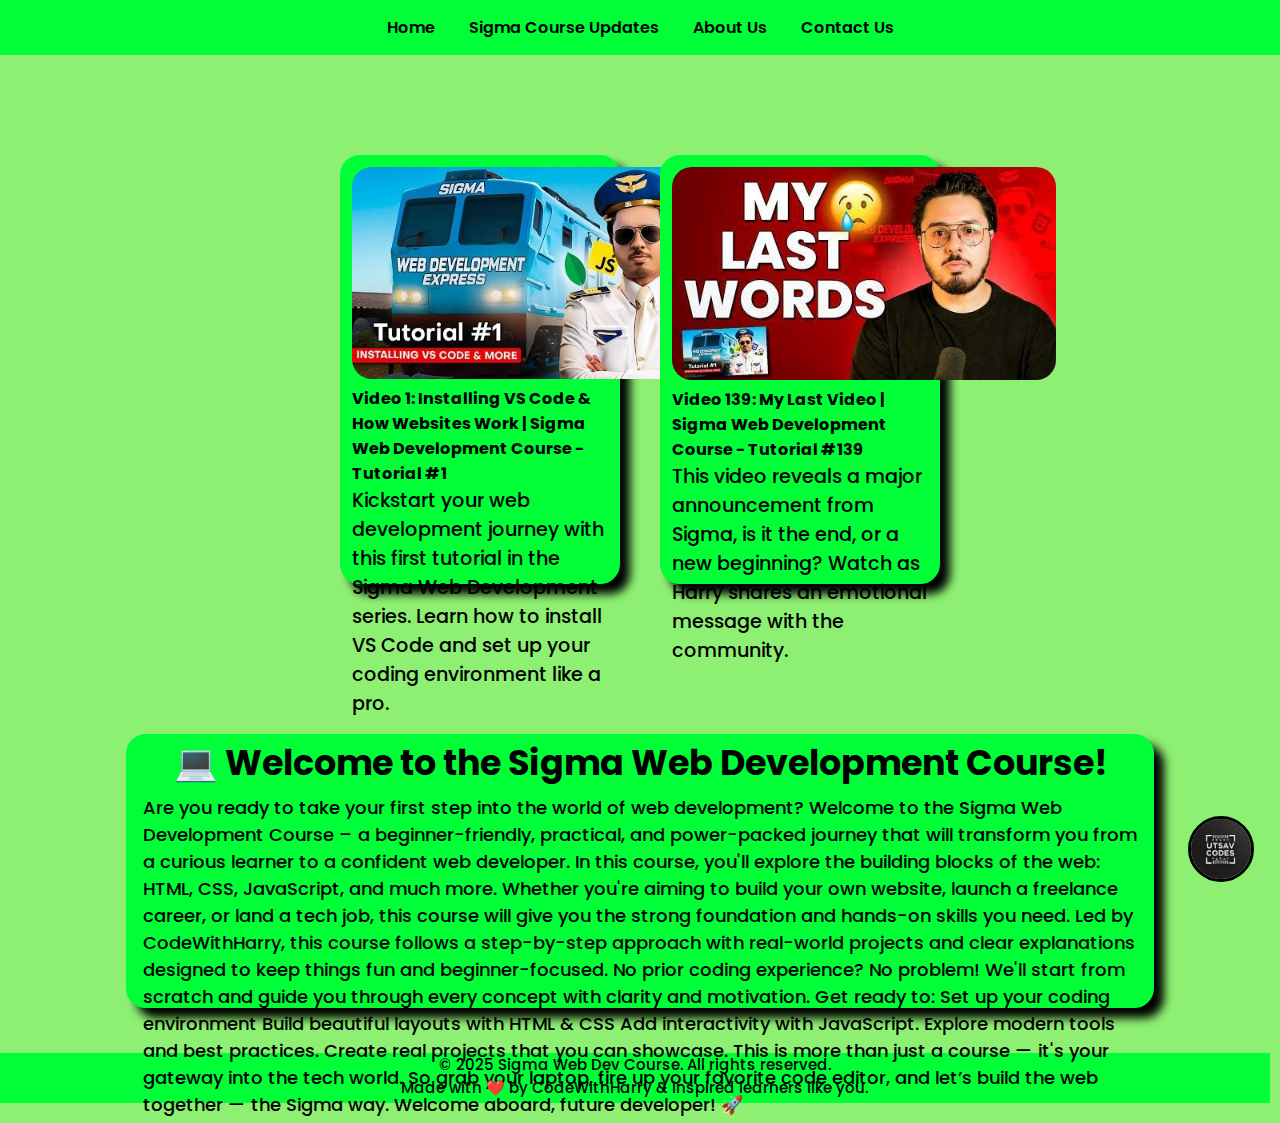
<file: Projects/Ex 5 - Layout Design/index.html>
<!DOCTYPE html>
<html lang="en">

<head>
    <meta charset="UTF-8">
    <meta name="viewport" content="width=device-width, initial-scale=1.0">
    <title>Layout Design - Sigma Web Development Course</title>
    <link rel="stylesheet" href="style.css">
    <link rel="preconnect" href="https://fonts.googleapis.com">
    <link rel="preconnect" href="https://fonts.gstatic.com" crossorigin>
    <link
        href="https://fonts.googleapis.com/css2?family=Poppins:ital,wght@0,400;0,500;0,600;1,400;1,500;1,600&display=swap"
        rel="stylesheet">
    <link rel="icon" href="sigma.png" type="image/png">

</head>

<body>
    <img class="logo" src="logo-uc.png" alt="Utsav Codes Logo" width="60vw">

</body>
    <header>
        <nav>
            <ul>
                <li><a href="/">Home</a></li>
                <li><a href="/">Sigma Course Updates</a></li>
                <li><a href="/">About Us</a></li>
                <li><a href="/">Contact Us</a></li>
            </ul>
        </nav>
    </header>

    <main>
        <div class="box-container">
            <div class="box box1">
                <img class="img1" src="thumbnailfirst.jpeg" alt="First Video Thumbnail" width="384px">
                <h1>Video 1: Installing VS Code & How Websites Work | Sigma Web Development Course - Tutorial #1</h1>
                <p>Kickstart your web development journey with this first tutorial in the Sigma Web Development series.
                    Learn how to install VS Code and set up your coding environment like a pro.</p>
            </div>

            <div class="box box2">
                <img class="img2" src="thumbnailsecond.jpeg" alt="Second Video Thumbnail" width="384px">
                <h1>Video 139: My Last Video | Sigma Web Development Course - Tutorial #139</h1>
                <p>This video reveals a major announcement from Sigma, is it the end, or a new beginning? Watch as Harry
                    shares an emotional message with the community.</p>
            </div>
        </div>

        <div class="desc-container">
            <div class="desc">
                <h1>💻 Welcome to the Sigma Web Development Course!</h1>
                <h2>Are you ready to take your first step into the world of web development? Welcome to the Sigma Web
                    Development Course – a beginner-friendly, practical, and power-packed journey that will transform
                    you from a curious learner to a confident web developer.

                    In this course, you'll explore the building blocks of the web: HTML, CSS, JavaScript, and much more.
                    Whether you're aiming to build your own website, launch a freelance career, or land a tech job, this
                    course will give you the strong foundation and hands-on skills you need.

                    Led by CodeWithHarry, this course follows a step-by-step approach with real-world projects and clear
                    explanations designed to keep things fun and beginner-focused. No prior coding experience? No
                    problem! We'll start from scratch and guide you through every concept with clarity and motivation.

                    Get ready to:

                    Set up your coding environment

                    Build beautiful layouts with HTML & CSS

                    Add interactivity with JavaScript.

                    Explore modern tools and best practices.

                    Create real projects that you can showcase.

                    This is more than just a course — it's your gateway into the tech world. So grab your laptop, fire
                    up your favorite code editor, and let’s build the web together — the Sigma way.

                    Welcome aboard, future developer! 🚀</h2>
            </div>
        </div>
    </main>

    <footer>
        <div class="foot">
            <p>© 2025 Sigma Web Dev Course. All rights reserved.</p>
            <p>Made with ❤️ by CodeWithHarry & inspired learners like you.</p>

        </div>
    </footer>

</body>

</html>
</file>
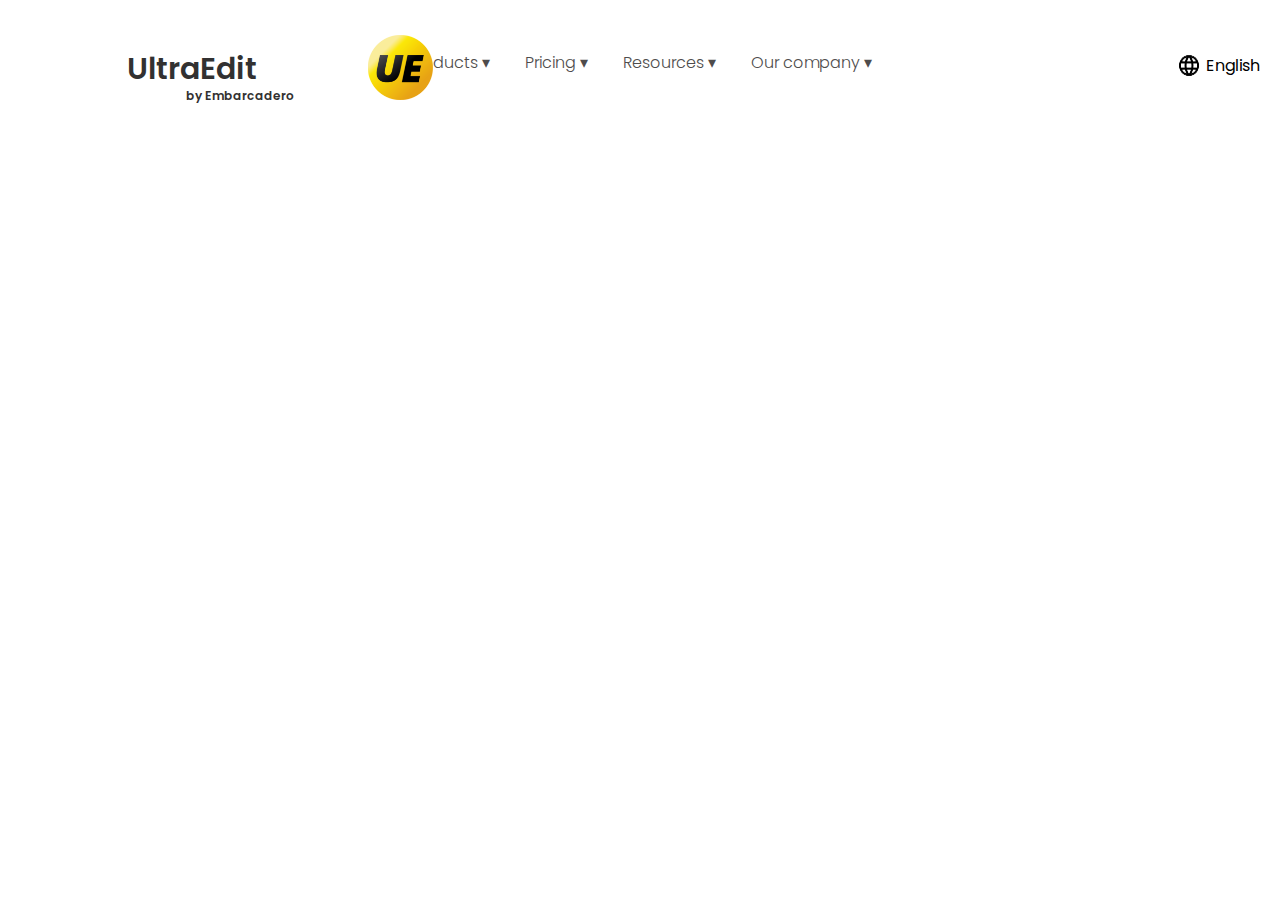
<file: Projects/Ex 6 - UltraEdit Clone/index.html>
<!DOCTYPE html>
<html lang="en">

<head>
    <meta charset="UTF-8">
    <meta name="viewport" content="width=device-width, initial-scale=1.0">
    <title>Download UltraEdit for Windows</title>
    <link rel="stylesheet" href="style.css">
    <link rel="shortcut icon" href="UE_logo_icon_black-new.png" type="image/png">
    <link rel="preconnect" href="https://fonts.googleapis.com">
    <link rel="preconnect" href="https://fonts.gstatic.com" crossorigin>
    <link
        href="https://fonts.googleapis.com/css2?family=Poppins:ital,wght@0,200;0,300;0,400;0,500;0,600;0,700;0,800;1,200;1,300;1,400;1,500;1,600;1,700;1,800&display=swap"
        rel="stylesheet">
</head>

<body>
    <header>
        <nav>
            <ul>
                <li>Products ▾</li>
                <li>Pricing ▾</li>
                <li>Resources ▾</li>
                <li>Our company ▾</li>
            </ul>
        </nav>

        <span class="buy">BUY NOW</span>

        <span class="lang">
            <img src="language-icon.png" alt="Language Icon">
            <span class="txt">English</span>
        </span>

        <span class="search">
            <img src="search.png" alt="Search Icon">
        </span>

        <span class="brand">
            <img class="logo" src="UE_logo_icon_black-new.png" alt="UE Logo" width="65vw">

            <span class="txt2">
                UltraEdit
            </span>

            <span class="txt3">
                by Embarcadero
            </span>

        </span>


    </header>

</body>

</html>
</file>
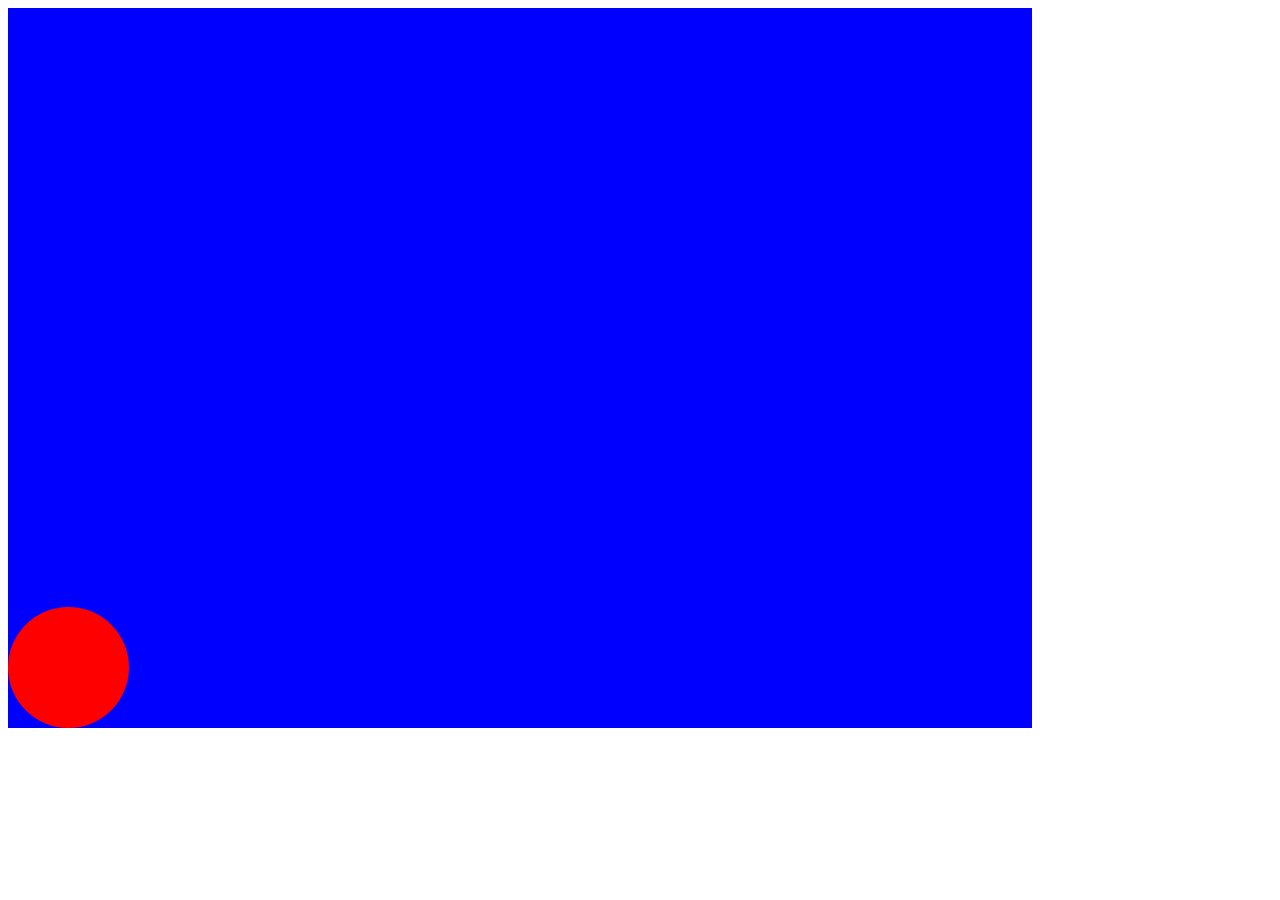
<file: Projects/Ex 8 - Bounce Animation/index.html>
<!DOCTYPE html>
<html lang="en">

<head>
    <meta charset="UTF-8">
    <meta name="viewport" content="width=device-width, initial-scale=1.0">
    <title>Bounce Animation</title>
    <style>
        .box {
            height: 121px;
            width: 121px;
            background-color: red;
            border-radius: 70px;
            position: absolute;
            bottom: 0;
            left: 0;
            animation: animationX 3s linear infinite, animationY 1s ease-out infinite alternate;
            /* animation: name duration timing-function delay iteration-count direction fill-mode; */
        }

        @keyframes animationX {
            from {
                left: 0;
            }

            to {
                left: 100%;
            }
        }

        @keyframes animationY {
            from {
                bottom: 0;
            }

            to {
                bottom: 100%;
            }
        }

        .container {
            position: relative;
            height: 80vh;
            width: 80vw;
            background-color: blue;
        }
    </style>
</head>

<body>
    <div class="container">

        <div class="box">
        </div>
    </div>
</body>

</html>
</file>
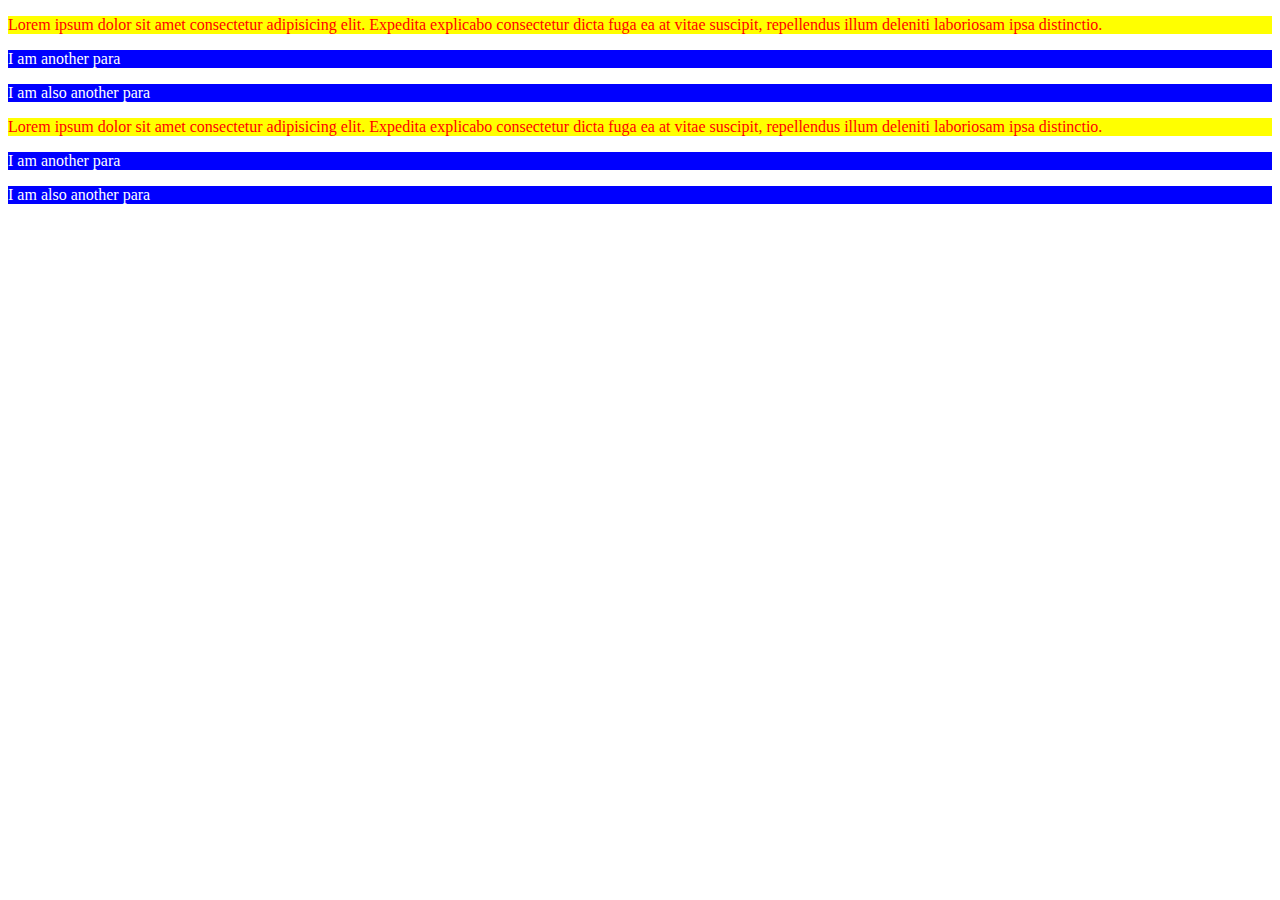
<file: Projects/Exercise2/index.html>
<!-- Write html and css code to style a paragraph inside a div which contains 5 other paragraphs. The first paragraph must have background color yellow and text color red. The other paragraphs must have background color blue and text color white. The HMTL is written below for your reference. Do not change this html -->

<!DOCTYPE html>
<html lang="en">
<head>
    <meta charset="UTF-8">
    <meta name="viewport" content="width=device-width, initial-scale=1.0">
    <title>Exercise 2 - CSS</title>
    <link rel="stylesheet" href="style.css">
</head>
<body>
    <div>
        <p>Lorem ipsum dolor sit amet consectetur adipisicing elit. Expedita explicabo consectetur dicta fuga ea at vitae suscipit, repellendus illum deleniti laboriosam ipsa distinctio.</p>
        <p>I am another para</p>
        <p>I am also another para</p>
    </div>
    <div>
        <p>Lorem ipsum dolor sit amet consectetur adipisicing elit. Expedita explicabo consectetur dicta fuga ea at vitae suscipit, repellendus illum deleniti laboriosam ipsa distinctio.</p>
        <p>I am another para</p>
        <p>I am also another para</p>
    </div>
</body>
</html>
</file>
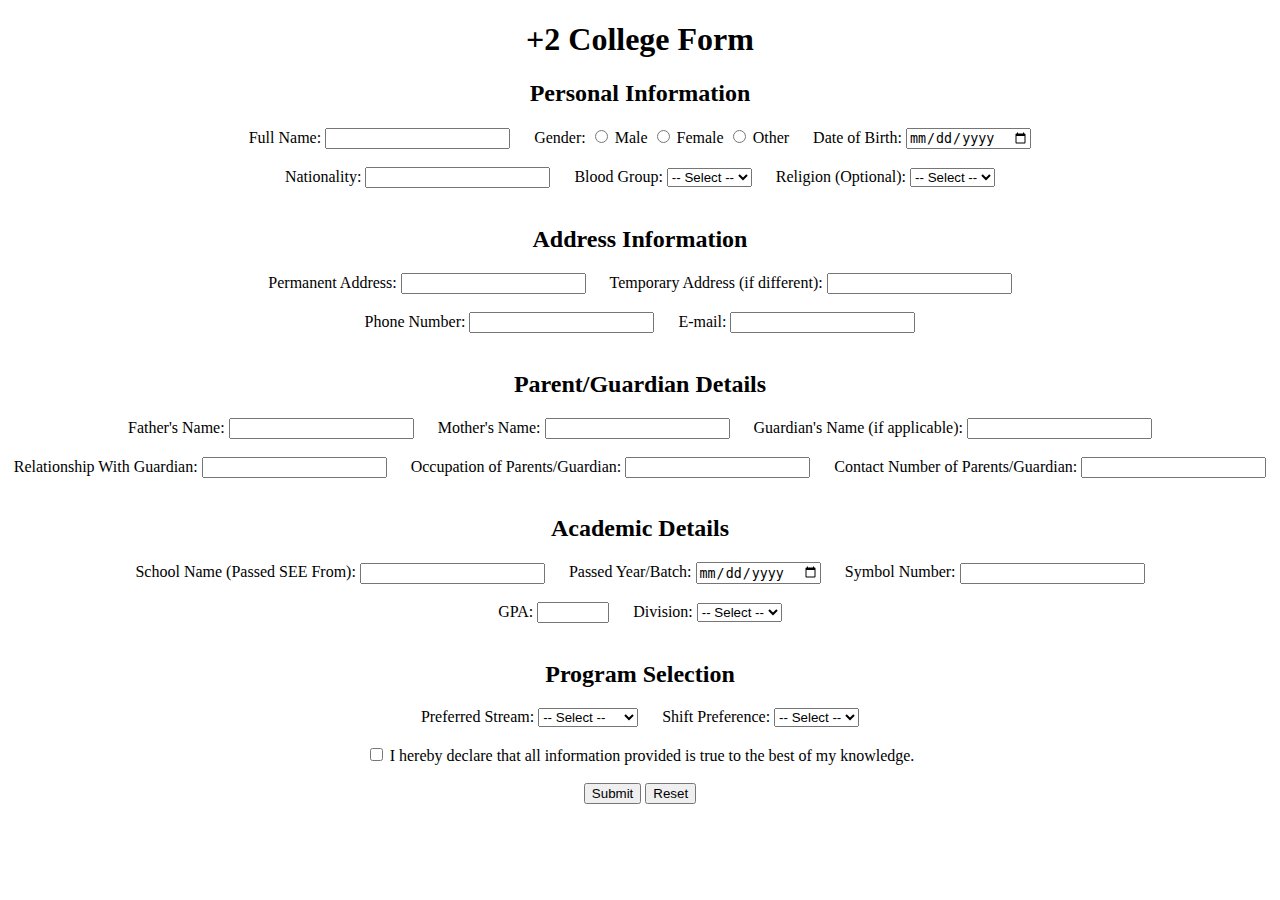
<file: Projects/Practice1/index.html>
<!-- +2 College Form - HTML -->

<!DOCTYPE html>
<html lang="en">

<head>
    <meta charset="UTF-8">
    <meta name="viewport" content="width=device-width, initial-scale=1.0">
    <title>+2 College Form</title>
</head>

<body>
    <center>
        <header>
            <h1>+2 College Form</h1>
        </header>

        <main>
            <form action="#" method="post">
                <h2>Personal Information</h2>

                <div>
                    <label for="name">Full Name:</label>
                    <input type="text" id="name" name="full_name" required>&nbsp;&nbsp;&nbsp;&nbsp;&nbsp;

                    <label>Gender:</label>
                    <input type="radio" id="male" name="gender" value="male" required>
                    <label for="male">Male</label>

                    <input type="radio" id="female" name="gender" value="female">
                    <label for="female">Female</label>

                    <input type="radio" id="other" name="gender" value="other">
                    <label for="other">Other</label>&nbsp;&nbsp;&nbsp;&nbsp;&nbsp;

                    <label for="dob">Date of Birth:</label>
                    <input type="date" id="dob" name="date_of_birth" required>
                </div>

                <br>

                <div>
                    <label for="nationality">Nationality:</label>
                    <input type="text" id="nationality" name="nationality" required>&nbsp;&nbsp;&nbsp;&nbsp;&nbsp;

                    <label for="bloodgroup">Blood Group:</label>
                    <select id="bloodgroup" name="bloodgroup" required>
                        <option value="">-- Select --</option>
                        <option value="A+">A+</option>
                        <option value="A-">A-</option>
                        <option value="B+">B+</option>
                        <option value="B-">B-</option>
                        <option value="AB+">AB+</option>
                        <option value="AB-">AB-</option>
                        <option value="O+">O+</option>
                        <option value="O-">O-</option>
                    </select>&nbsp;&nbsp;&nbsp;&nbsp;&nbsp;

                    <label for="religion">Religion (Optional):</label>
                    <select id="religion" name="religion">
                        <option value="">-- Select --</option>
                        <option value="Hindu">Hindu</option>
                        <option value="Buddhist">Buddhist</option>
                        <option value="Muslim">Muslim</option>
                        <option value="Christian">Christian</option>
                        <option value="Other">Other</option>
                    </select>
                </div>

                <br>

                <h2>Address Information</h2>

                <div>
                    <label for="permanentadd">Permanent Address:</label>
                    <input type="text" id="permanentadd" name="permanent_address"
                        required>&nbsp;&nbsp;&nbsp;&nbsp;&nbsp;

                    <label for="temporaryadd">Temporary Address (if different):</label>
                    <input type="text" id="temporaryadd" name="temporary_address">
                </div>

                <br>

                <div>
                    <label for="ph">Phone Number:</label>
                    <input type="tel" id="ph" name="phone_number" required>&nbsp;&nbsp;&nbsp;&nbsp;&nbsp;

                    <label for="email">E-mail:</label>
                    <input type="email" id="email" name="e-mail" required>
                </div>

                <br>

                <h2>Parent/Guardian Details</h2>

                <div>
                    <label for="fname">Father's Name:</label>
                    <input type="text" id="fname" name="father's_name" required>&nbsp;&nbsp;&nbsp;&nbsp;&nbsp;

                    <label for="mname">Mother's Name:</label>
                    <input type="text" id="mname" name="mother's_name" required>&nbsp;&nbsp;&nbsp;&nbsp;&nbsp;

                    <label for="gname">Guardian's Name (if applicable):</label>
                    <input type="text" id="gname" name="guardian's_name">
                </div>

                <br>

                <div>
                    <label for="rwg">Relationship With Guardian:</label>
                    <input type="text" id="rwg" name="relationship_with_guardian">&nbsp;&nbsp;&nbsp;&nbsp;&nbsp;

                    <label for="opg">Occupation of Parents/Guardian:</label>
                    <input type="text" id="opg" name="occupation_of_parents_or_guardian"
                        required>&nbsp;&nbsp;&nbsp;&nbsp;&nbsp;

                    <label for="cpg">Contact Number of Parents/Guardian:</label>
                    <input type="tel" id="cpg" name="contact_number_of_parent_or_guardian" required>
                </div>

                <br>

                <h2>Academic Details</h2>

                <div>
                    <label for="school">School Name (Passed SEE From):</label>
                    <input type="text" id="school" name="school_name" required>&nbsp;&nbsp;&nbsp;&nbsp;&nbsp;

                    <label for="py">Passed Year/Batch:</label>
                    <input type="date" id="py" name="passed_year" required>&nbsp;&nbsp;&nbsp;&nbsp;&nbsp;

                    <label for="sn">Symbol Number:</label>
                    <input type="number" id="sn" name="symbol_number" required>
                </div>

                <br>

                <div>
                    <label for="gpa">GPA:</label>
                    <input type="number" id="gpa" name="gpa" required min="0" max="4" step="0.01">&nbsp;&nbsp;&nbsp;&nbsp;&nbsp;

                    <label for="division">Division:</label>
                    <select name="division" id="division" required>
                        <option value="">-- Select --</option>
                        <option value="Distinction">Distinction</option>
                        <option value="First">First</option>
                        <option value="Second">Second</option>
                    </select>
                </div>

                <br>

                <h2>Program Selection</h2>

                <div>
                    <label for="ps">Preferred Stream:</label>
                    <select name="preferred_stream" id="ps" required>
                        <option value="">-- Select --</option>
                        <option value="Science">Science</option>
                        <option value="Management">Management</option>
                        <option value="Humanities">Humanities</option>
                        <option value="Education">Education</option>
                        <option value="Law">Law</option>
                        <option value="Technical">Technical</option>
                    </select>&nbsp;&nbsp;&nbsp;&nbsp;&nbsp;


                    <label for="sp">Shift Preference:</label>
                    <select name="shift_preference" id="sp" required>
                        <option value="">-- Select --</option>
                        <option value="Morning">Morning</option>
                        <option value="Day">Day</option>
                        <option value="Evening">Evening</option>
                    </select>
                </div>

                <br>

                <div><input type="checkbox" required> I hereby declare that all information provided is true to the best
                    of my knowledge.
                </div>

                <br>

                <div>
                    <button type="submit">Submit</button>
                    <button type="reset">Reset</button>
                </div>



            </form>

        </main>
    </center>
</body>

</html>
</file>
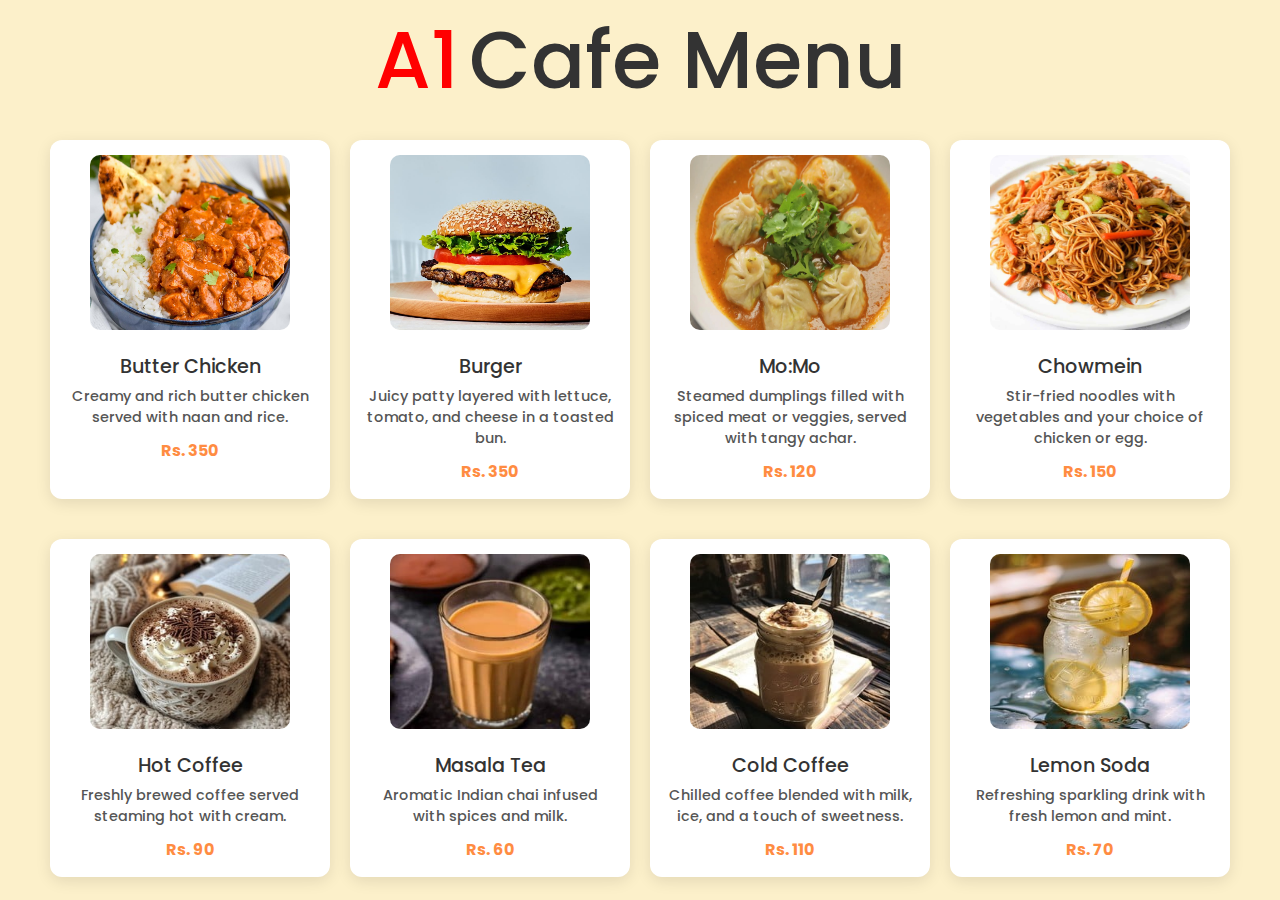
<file: Projects/Practice2/index.html>
<!-- A1 Cafe Menu - HTML & CSS -->

<!DOCTYPE html>
<html lang="en">

<head>
    <meta charset="UTF-8">
    <meta name="viewport" content="width=device-width, initial-scale=1.0">
    <title>A1 Cafe Menu</title>
    <link rel="stylesheet" href="style.css">
    <link rel="preconnect" href="https://fonts.googleapis.com">
    <link rel="preconnect" href="https://fonts.gstatic.com" crossorigin>
    <link
        href="https://fonts.googleapis.com/css2?family=Poppins:ital,wght@0,100;0,200;0,300;0,400;0,500;0,600;0,700;0,800;0,900;1,100;1,200;1,300;1,400;1,500;1,600;1,700;1,800;1,900&display=swap"
        rel="stylesheet">
    <link rel="icon" type="image/png" href="favicon.png">

</head>

<body>
    <div class="header">
        <h1 class="header1">A1</h1>
        <h1>Cafe Menu</h1>
    </div>

    <div class="card-container">
    <div class="card">
        <img src="indian-butter-chicken-with-jasmi.jpg" alt="Food Image">
        <h3>Butter Chicken</h3>
        <p>Creamy and rich butter chicken served with naan and rice.</p>
        <span>Rs. 350</span>
    </div>

    <div class="card">
        <img src="burger.jpg" alt="Food Image">
        <h3>Burger</h3>
        <p>Juicy patty layered with lettuce, tomato, and cheese in a toasted bun.</p>
        <span>Rs. 350</span>
    </div>

    <div class="card">
        <img src="momo.jpg" alt="Food Image">
        <h3>Mo:Mo</h3>
        <p>Steamed dumplings filled with spiced meat or veggies, served with tangy achar.</p>
        <span>Rs. 120</span>
    </div>

    <div class="card">
        <img src="Chicken-Chow-Mein-13.jpg" alt="Food Image">
        <h3>Chowmein</h3>
        <p>Stir-fried noodles with vegetables and your choice of chicken or egg.</p>
        <span>Rs. 150</span>
    </div>
</div>

<div class="card-container">
  <div class="card">
    <img src="hotcoffee.jpg" alt="Hot Coffee">
    <h3>Hot Coffee</h3>
    <p>Freshly brewed coffee served steaming hot with cream.</p>
    <span>Rs. 90</span>
  </div>

  <div class="card">
    <img src="masalatea.jpg" alt="Masala Tea">
    <h3>Masala Tea</h3>
    <p>Aromatic Indian chai infused with spices and milk.</p>
    <span>Rs. 60</span>
  </div>

  <div class="card">
    <img src="iced-coffee-break-stockcake.jpg" alt="Cold Coffee">
    <h3>Cold Coffee</h3>
    <p>Chilled coffee blended with milk, ice, and a touch of sweetness.</p>
    <span>Rs. 110</span>
  </div>

  <div class="card">
    <img src="lemonade-summer-refreshment-stoc.jpg" alt="Lemon Soda">
    <h3>Lemon Soda</h3>
    <p>Refreshing sparkling drink with fresh lemon and mint.</p>
    <span>Rs. 70</span>
  </div>
</div>



</body>

</html>
</file>
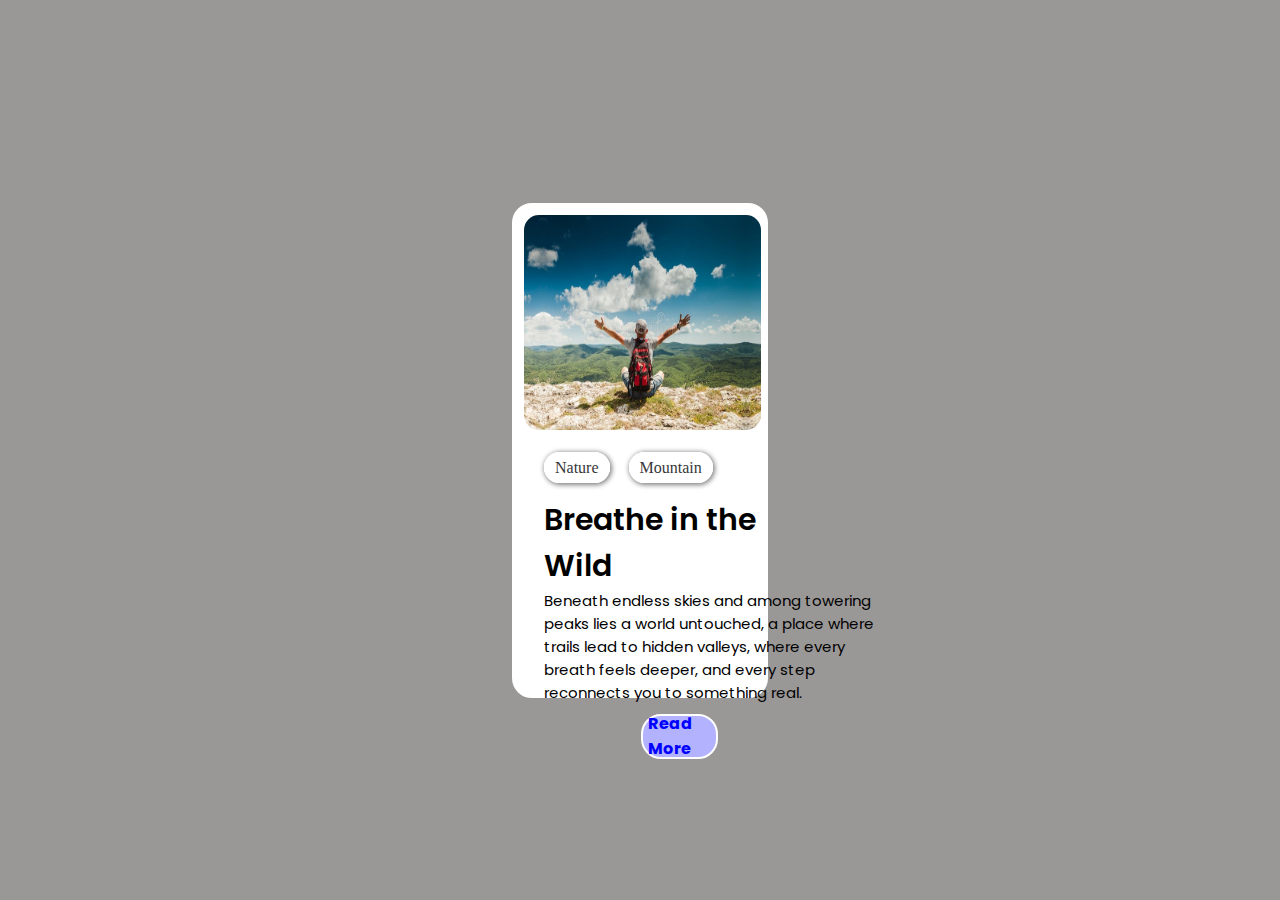
<file: Projects/Ex 3 - Card/index1.html>
<!DOCTYPE html>
<html lang="en">

<head>
    <meta charset="UTF-8">
    <meta name="viewport" content="width=device-width, initial-scale=1.0">
    <title>CSS Card</title>
    <link rel="stylesheet" href="style1.css">
    <link rel="preconnect" href="https://fonts.googleapis.com">
    <link rel="preconnect" href="https://fonts.gstatic.com" crossorigin>
    <link
        href="https://fonts.googleapis.com/css2?family=Poppins:ital,wght@0,400;0,500;0,600;1,400;1,500;1,600&display=swap"
        rel="stylesheet">
</head>

<body>
    <div class="container">
        <div class="card">
            <img class="img" src="travel.jpg" alt="Man Travelling">

            <span class="button b1">Nature</span>
            <span class="button b2">Mountain</span>

            <div class="heading">Breathe in the Wild</div>
            <div class="desc">Beneath endless skies and among towering peaks lies a world untouched, a place where
                trails lead to hidden valleys, where every breath feels deeper, and every step reconnects you to
                something real.</div>

            <div class="b3">Read More</div>
        </div>
    </div>
</body>

</html>
</file>
<file: Projects/Ex 5 - Layout Design/style.css>
* {
  margin: 0;
  padding: 0;
  font-family: "Poppins", sans-serif;
}

:root {
  --color: rgb(0, 255, 55);
  --seccolor: rgb(141, 240, 114);
}

body {
  background-color: var(--seccolor);
}

header {
  position: sticky;
  top: 0;
}

ul {
  text-align: center;
  background-color: var(--color);
  font-weight: 600;
  font-style: normal;
}

ul li {
  list-style-type: none;
  display: inline-block;
  padding: 15px;
}

ul li a {
  text-decoration: none;
  color: black;
}

.box {
  width: 20vw;
  height: 45vh;
  background-color: var(--color);
  border: 2px solid var(--color);
  display: inline-block;
  border-radius: 20px;
  padding: 10px;
  box-shadow: 10px 10px 10px black;
}

.box-container {
  display: flex;
  justify-content: center;
  gap: 40px;
  margin-top: 100px;
}

.img1,
.img2 {
  border-radius: 20px;
}

h1 {
  font-size: 1rem;
}

p {
  font-size: 1.2rem;
  font-weight: 500;
}

.desc {
  width: 80vw;
  height: 30vh;
  background-color: var(--color);
  border: 2px solid var(--color);
  border-radius: 20px;
  box-shadow: 10px 10px 10px black;
}

.desc-container {
  display: flex;
  justify-content: center;
  margin-top: 150px;
}

.desc h1 {
  font-size: 35px;
  text-align: center;
}

.desc h2 {
  font-size: 18px;
  padding: 5px 15px;
  font-weight: 500;
}

.foot {
  width: 99.2vw;
  height: 5.5vh;
  background-color: var(--color);
  margin-top: 5vh;
}

.foot p {
  text-align: center;
  font-size: 15px;
}

.logo {
  border-radius: 40px;
  position: fixed;
  bottom: 2vh;
  right: 2vw;
  border: 3px solid black;
}
</file>
<file: Projects/Ex 6 - UltraEdit Clone/style.css>
* {
  margin: 0;
  padding: 0;
}

:root {
  --color: white;
  --seccolor: rgb(78, 76, 76);
}

nav ul {
  list-style-type: none;
  display: flex;
  justify-content: center;
  margin-top: 50px;
  gap: 35px;
  color: var(--seccolor);
  font-family: "Poppins", sans-serif;
  font-weight: 300;
  font-style: normal;
}

.buy {
  display: flex;
  justify-content: center;
  margin-top: -1.9rem;
  margin-left: 85rem;
  font-family: "Poppins", sans-serif;
  font-weight: 600;
  font-style: normal;
  border: 2px solid black;
  width: 100px;
  padding: 5px;
}

.lang {
  display: flex;
  justify-content: center;
  margin-top: -1.9rem;
  margin-left: 72rem;
  font-family: "Poppins", sans-serif;
  font-weight: 400;
  font-style: normal;
}

.txt {
  position: relative;
  left: 5px;
}

.search {
  display: flex;
  justify-content: center;
  margin-top: -1.5rem;
  margin-left: 83rem;
}

.logo {
  display: flex;
  justify-content: center;
  margin-top: -2.7rem;
  margin-left: 23rem;
}

.txt2 {
  display: flex;
  justify-content: center;
  margin-top: -3.4rem;
  margin-left: -56rem;
  font-family: "Poppins", sans-serif;
  font-weight: 600;
  font-style: normal;
  font-size: 30px;
  color: rgb(50, 49, 49);
}

.txt3 {
  display: flex;
  justify-content: center;
  margin-top: -0.3rem;
  margin-left: -50rem;
  font-family: "Poppins", sans-serif;
  font-weight: 600;
  font-style: normal;
  font-size: 12px;
  color: rgb(50, 49, 49);
}
</file>
<file: Projects/Exercise2/style.css>
div p:first-child{
    background-color: yellow;
    color: red;
}

div p {
    background-color: blue;
    color: white;
}
</file>
<file: Projects/Practice2/style.css>
* {
  margin: 0px;
  padding: 0px;
  background-color: #fcf0ca;
  font-family: "Poppins", sans-serif;
  font-weight: 500;
  font-style: normal;
}

.header {
  display: flex;
  justify-content: center;
  gap: 10px;
  font-size: 40px;
  text-align: center;
  color: #333;
}

.header1 {
    color: red;
}

.card-container {
  display: flex;
  justify-content: center; /* center the whole row */
  gap: 20px; /* equal gap between cards */
  flex-wrap: wrap; /* makes it responsive */
  padding: 20px;
}

.card {
  width: 250px;
  background-color: #fff;
  border-radius: 12px;
  box-shadow: 0 4px 15px rgba(0, 0, 0, 0.1);
  overflow: hidden;
  padding: 15px;
  text-align: center;
  transition: transform 0.2s ease;
}

.card img {
  width: 200px;
  height: 175px;
  border-radius: 10px;
}

.card h3 {
  margin: 15px 0 5px;
  font-size: 1.2rem;
  color: #333;
  background-color: white;
}

.card p {
  font-size: 0.9rem;
  color: #555;
  background-color: white;
}

.card span {
  display: inline-block;
  font-weight: bold;
  color: #ff8c42;
  font-size: 1rem;
  margin-top: 10px;
  background-color: white;
}

.card:hover {
  transform: translateY(-5px);
}
</file>
<file: Projects/Ex 3 - Card/style1.css>
html {
  font-size: 16px;
}

* {
  margin: 0px;
  padding: 0px;
  box-sizing: border-box;
}

body {
  background-color: rgb(154, 151, 151);
}

.container {
  display: flex;
  justify-content: center;
  align-items: center;
  height: 100vh;
}

.card {
  width: 20vw;
  height: 55vh;
  background-color: white;
  border: 2px solid white;
  border-radius: 20px;
}

.img {
  width: 19.3vw;
  height: 25vh;
  border-radius: 20px;
  position: relative;
  top: 5px;
  left: 5px;
  padding: 5px;
}

.button {
  width: 5vw;
  height: 5vh;
  background-color: white;
  border: 2px solid white;
  box-shadow: 1px 1px 5px 1px grey;
  border-radius: 20px;
  color: rgb(56, 55, 55);
  padding: 5px 9px;
  position: relative;
  left: 30px;
  top: 25px;
}

.b2 {
  position: relative;
  left: 45px;
}

.heading {
  position: relative;
  top: 45px;
  left: 30px;
  font-family: "Poppins", sans-serif;
  font-weight: 600;
  font-style: normal;
  font-size: 30px;
}

.desc {
  position: relative;
  top: 45px;
  left: 30px;
  font-family: "Poppins", sans-serif;
  font-weight: 400;
  font-style: normal;
  font-size: 15px;
  width: 350px;
}

.b3 {
  width: 6vw;
  height: 5vh;
  background-color: rgb(178, 178, 255);
  border: 2px solid white;
  border-radius: 20px;
  color: blue;
  padding: 5px;
  font-family: "Poppins", sans-serif;
  font-weight: bold;
  font-style: normal;
  display: flex;
  justify-content: center;
  align-items: center;
  position: relative;
  left: 127px;
  top: 55px;
}
</file>
